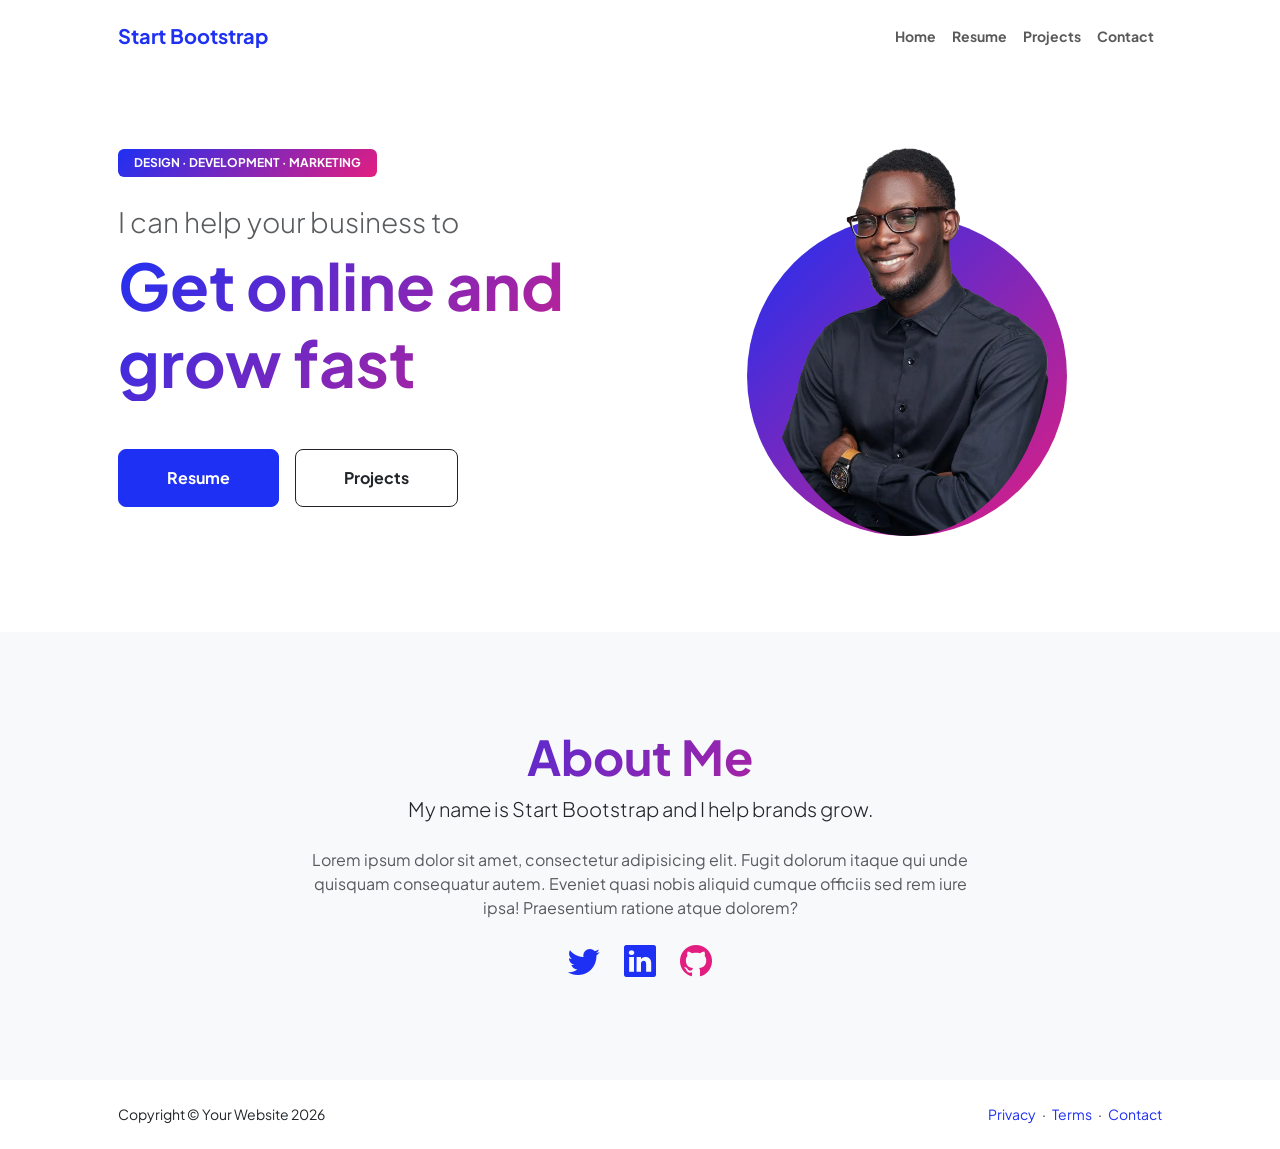
<file: index.html>
<!DOCTYPE html>
<html lang="en">
<head>
    <meta charset="UTF-8">
    <meta name="viewport" content="width=device-width, initial-scale=1.0">
    <title>Personal</title>
    <link rel="stylesheet" href="https://cdn.jsdelivr.net/npm/bootstrap@5.3.3/dist/css/bootstrap.min.css">
    <link rel="stylesheet" href="https://cdn.jsdelivr.net/npm/bootstrap-icons@1.11.3/font/bootstrap-icons.min.css">
    <link rel="stylesheet" href="https://fonts.googleapis.com/css2?family=Plus+Jakarta+Sans:wght@300;400;600;800&display=swap">
    <link rel="stylesheet" href="style.css">
</head>
<body>

    <nav class="navbar navbar-expand-lg bg-white py-3">
        <div class="container px-5">
            <a class="navbar-brand fw-bolder text-blue" href="index.html">Start Bootstrap</a>
            <button class="navbar-toggler" type="button" data-bs-toggle="collapse" data-bs-target="#menu">
                <span class="navbar-toggler-icon"></span>
            </button>
            <div class="collapse navbar-collapse" id="menu">
                <ul class="navbar-nav ms-auto small fw-bolder">
                    <li class="nav-item"><a class="nav-link" href="index.html">Home</a></li>
                    <li class="nav-item"><a class="nav-link" href="resume.html">Resume</a></li>
                    <li class="nav-item"><a class="nav-link" href="projects.html">Projects</a></li>
                    <li class="nav-item"><a class="nav-link" href="contact.html">Contact</a></li>
                </ul>
            </div>
        </div>
    </nav>

    <main>
        <section class="py-5">
            <div class="container px-5 pb-5">
                <div class="row align-items-center">
                    <div class="col-xl-6 text-center text-xl-start">
                        <span class="badge gradient-bg text-uppercase mb-4 px-3 py-2">Design &middot; Development &middot; Marketing</span>
                        <p class="fs-3 fw-light text-muted mb-1">I can help your business to</p>
                        <h1 class="display-3 fw-bolder mb-5 text-gradient">Get online and grow fast</h1>
                        <div class="d-grid gap-3 d-sm-flex justify-content-sm-center justify-content-xl-start">
                            <a class="btn btn-blue btn-lg px-5 py-3 fs-6 fw-bolder" href="resume.html">Resume</a>
                            <a class="btn btn-outline-dark btn-lg px-5 py-3 fs-6 fw-bolder" href="projects.html">Projects</a>
                        </div>
                    </div>
                    <div class="col-xl-6 d-flex justify-content-center mt-5 mt-xl-0">
                        <div class="profile gradient-bg">
                            <img src="images/profile.webp" alt="Profile">
                        </div>
                    </div>
                </div>
            </div>
        </section>

        <section class="bg-light py-5">
            <div class="container px-5">
                <div class="row justify-content-center">
                    <div class="col-xl-8 text-center my-5">
                        <h2 class="display-5 fw-bolder text-gradient">About Me</h2>
                        <p class="lead fw-light mb-4">My name is Start Bootstrap and I help brands grow.</p>
                        <p class="text-muted">Lorem ipsum dolor sit amet, consectetur adipisicing elit. Fugit dolorum itaque qui unde quisquam consequatur autem. Eveniet quasi nobis aliquid cumque officiis sed rem iure ipsa! Praesentium ratione atque dolorem?</p>
                        <div class="d-flex justify-content-center fs-2 gap-4">
                            <a class="text-blue" href="#"><i class="bi bi-twitter"></i></a>
                            <a class="text-blue" href="#"><i class="bi bi-linkedin"></i></a>
                            <a class="text-pink" href="#"><i class="bi bi-github"></i></a>
                        </div>
                    </div>
                </div>
            </div>
        </section>
    </main>

    <footer class="footer bg-white py-4">
        <div class="container px-5 d-flex flex-column flex-sm-row justify-content-between align-items-center small">
            <p class="m-0">Copyright &copy; Your Website 2026</p>
            <div>
                <a href="#">Privacy</a>
                <span class="mx-1">&middot;</span>
                <a href="#">Terms</a>
                <span class="mx-1">&middot;</span>
                <a href="contact.html">Contact</a>
            </div>
        </div>
    </footer>

    <script src="https://cdn.jsdelivr.net/npm/bootstrap@5.3.3/dist/js/bootstrap.bundle.min.js"></script>
</body>
</html>
</file>
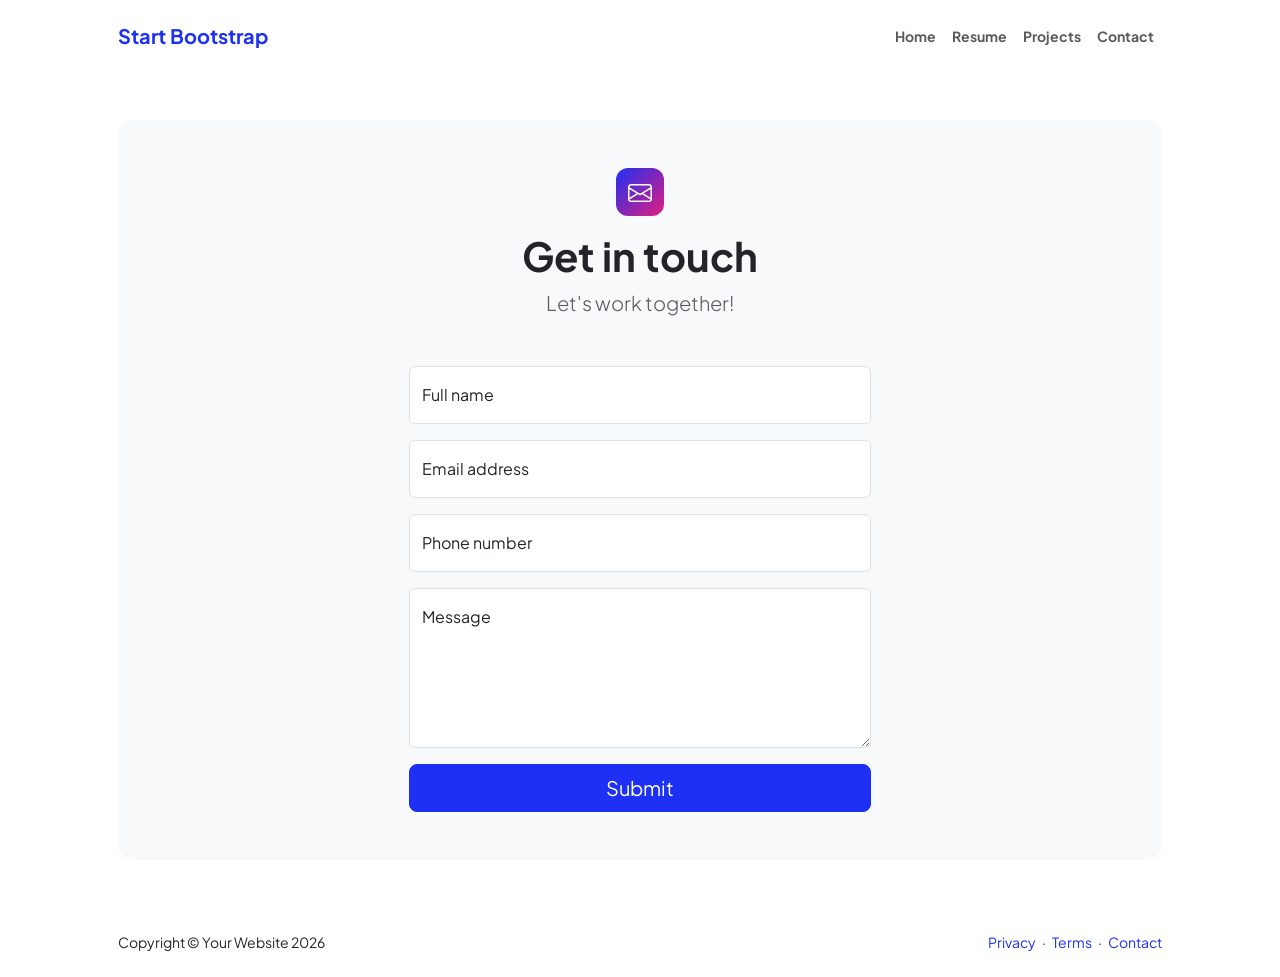
<file: contact.html>
<!DOCTYPE html>
<html lang="en">
<head>
    <meta charset="UTF-8">
    <meta name="viewport" content="width=device-width, initial-scale=1.0">
    <title>Contact</title>
    <link rel="stylesheet" href="https://cdn.jsdelivr.net/npm/bootstrap@5.3.3/dist/css/bootstrap.min.css">
    <link rel="stylesheet" href="https://cdn.jsdelivr.net/npm/bootstrap-icons@1.11.3/font/bootstrap-icons.min.css">
    <link rel="stylesheet" href="https://fonts.googleapis.com/css2?family=Plus+Jakarta+Sans:wght@300;400;600;800&display=swap">
    <link rel="stylesheet" href="style.css">
</head>
<body>

    <nav class="navbar navbar-expand-lg bg-white py-3">
        <div class="container px-5">
            <a class="navbar-brand fw-bolder text-blue" href="index.html">Start Bootstrap</a>
            <button class="navbar-toggler" type="button" data-bs-toggle="collapse" data-bs-target="#menu">
                <span class="navbar-toggler-icon"></span>
            </button>
            <div class="collapse navbar-collapse" id="menu">
                <ul class="navbar-nav ms-auto small fw-bolder">
                    <li class="nav-item"><a class="nav-link" href="index.html">Home</a></li>
                    <li class="nav-item"><a class="nav-link" href="resume.html">Resume</a></li>
                    <li class="nav-item"><a class="nav-link" href="projects.html">Projects</a></li>
                    <li class="nav-item"><a class="nav-link" href="contact.html">Contact</a></li>
                </ul>
            </div>
        </div>
    </nav>

    <main>
        <section class="py-5">
            <div class="container px-5">
                <div class="bg-light rounded-4 py-5 px-4 px-md-5">
                    <div class="text-center mb-5">
                        <div class="icon-box gradient-bg mb-3"><i class="bi bi-envelope"></i></div>
                        <h1 class="fw-bolder">Get in touch</h1>
                        <p class="lead text-muted mb-0">Let's work together!</p>
                    </div>
                    <div class="row justify-content-center">
                        <div class="col-lg-8 col-xl-6">
                            <form>
                                <div class="form-floating mb-3">
                                    <input class="form-control" id="name" type="text" placeholder="Full name" required>
                                    <label for="name">Full name</label>
                                </div>
                                <div class="form-floating mb-3">
                                    <input class="form-control" id="email" type="email" placeholder="Email address" required>
                                    <label for="email">Email address</label>
                                </div>
                                <div class="form-floating mb-3">
                                    <input class="form-control" id="phone" type="tel" placeholder="Phone number" required>
                                    <label for="phone">Phone number</label>
                                </div>
                                <div class="form-floating mb-3">
                                    <textarea class="form-control" id="message" placeholder="Message" style="height: 10rem" required></textarea>
                                    <label for="message">Message</label>
                                </div>
                                <div class="d-grid">
                                    <button class="btn btn-blue btn-lg" type="submit">Submit</button>
                                </div>
                            </form>
                        </div>
                    </div>
                </div>
            </div>
        </section>
    </main>

    <footer class="footer bg-white py-4">
        <div class="container px-5 d-flex flex-column flex-sm-row justify-content-between align-items-center small">
            <p class="m-0">Copyright &copy; Your Website 2026</p>
            <div>
                <a href="#">Privacy</a>
                <span class="mx-1">&middot;</span>
                <a href="#">Terms</a>
                <span class="mx-1">&middot;</span>
                <a href="contact.html">Contact</a>
            </div>
        </div>
    </footer>

    <script src="https://cdn.jsdelivr.net/npm/bootstrap@5.3.3/dist/js/bootstrap.bundle.min.js"></script>
</body>
</html>
</file>
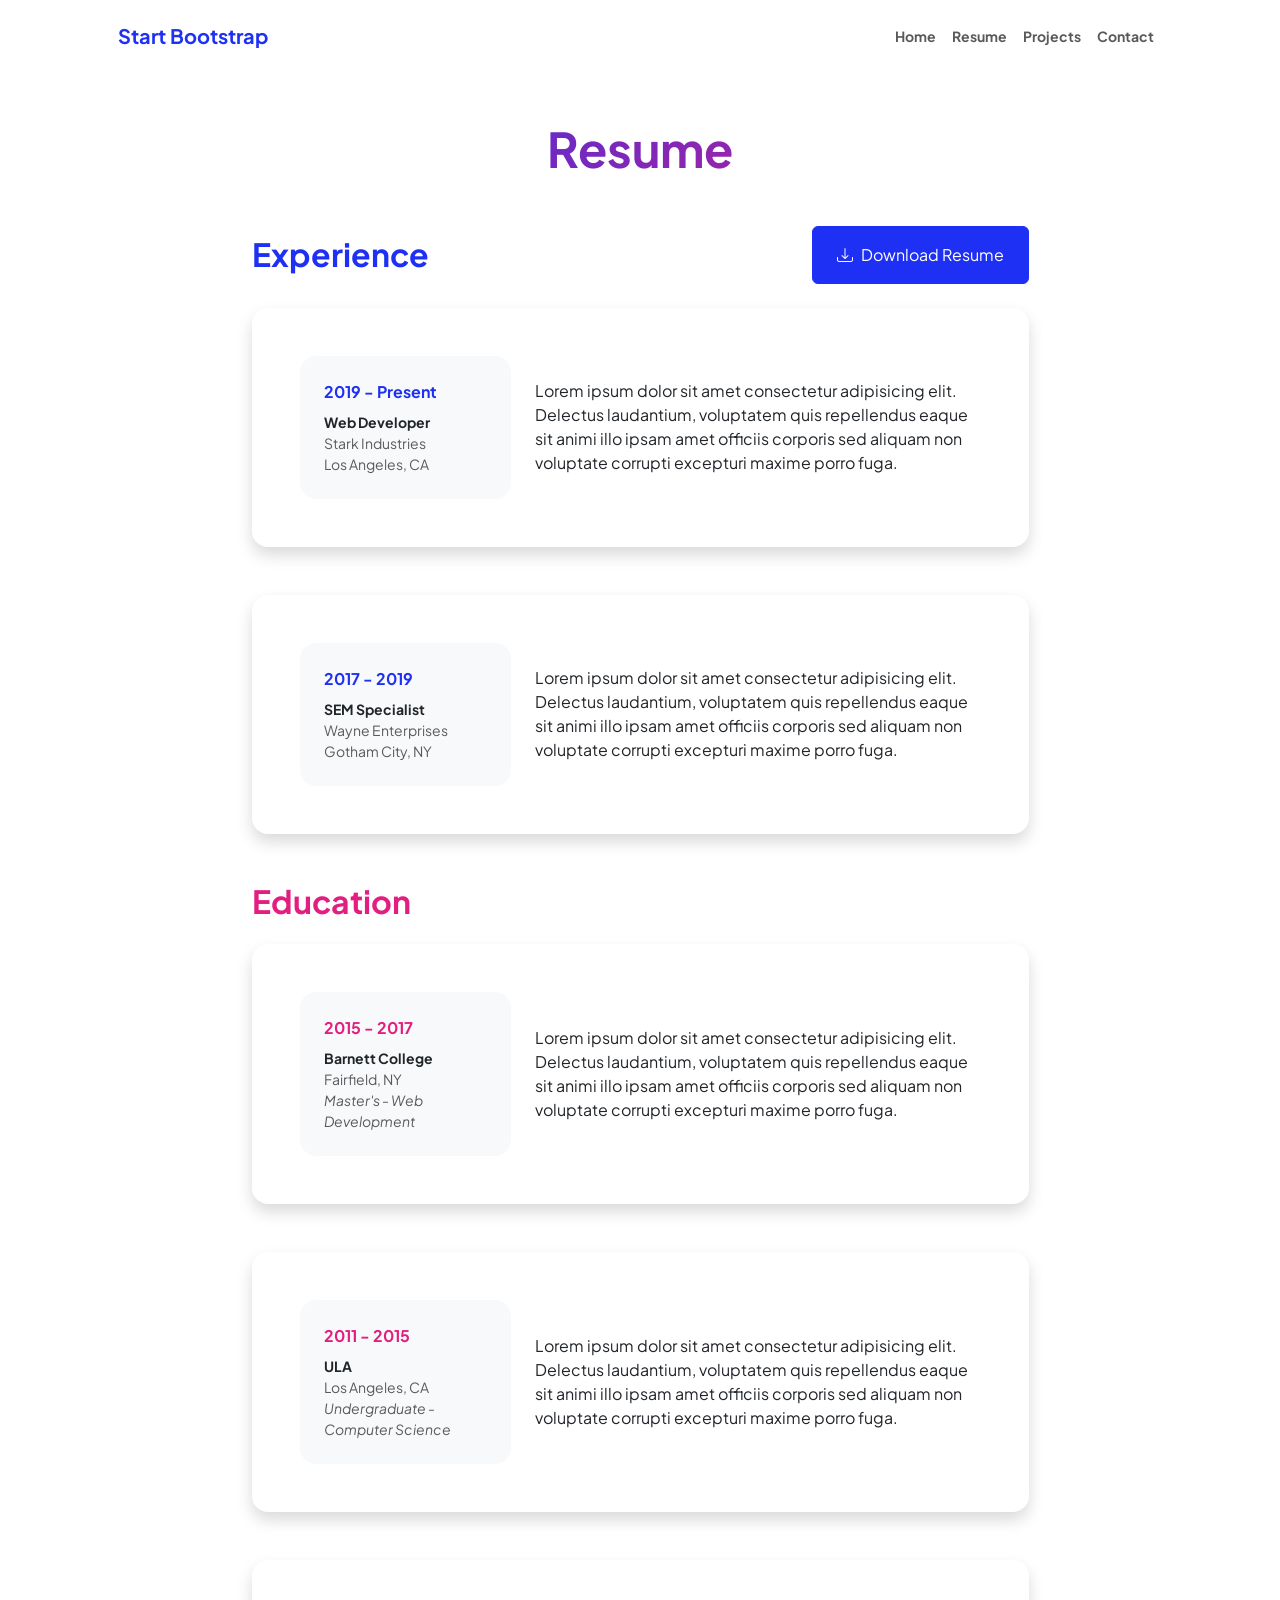
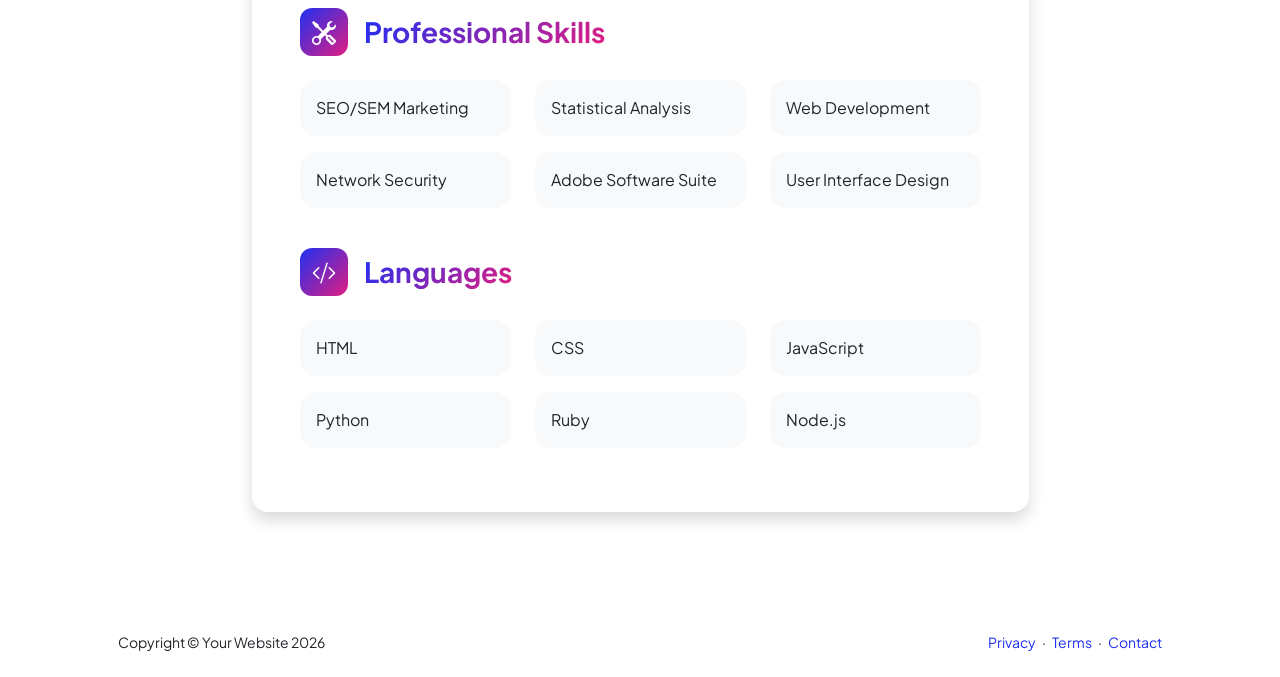
<file: resume.html>
<!DOCTYPE html>
<html lang="en">
<head>
    <meta charset="UTF-8">
    <meta name="viewport" content="width=device-width, initial-scale=1.0">
    <title>Resume</title>
    <link rel="stylesheet" href="https://cdn.jsdelivr.net/npm/bootstrap@5.3.3/dist/css/bootstrap.min.css">
    <link rel="stylesheet" href="https://cdn.jsdelivr.net/npm/bootstrap-icons@1.11.3/font/bootstrap-icons.min.css">
    <link rel="stylesheet" href="https://fonts.googleapis.com/css2?family=Plus+Jakarta+Sans:wght@300;400;600;800&display=swap">
    <link rel="stylesheet" href="style.css">
</head>
<body>

    <nav class="navbar navbar-expand-lg bg-white py-3">
        <div class="container px-5">
            <a class="navbar-brand fw-bolder text-blue" href="index.html">Start Bootstrap</a>
            <button class="navbar-toggler" type="button" data-bs-toggle="collapse" data-bs-target="#menu">
                <span class="navbar-toggler-icon"></span>
            </button>
            <div class="collapse navbar-collapse" id="menu">
                <ul class="navbar-nav ms-auto small fw-bolder">
                    <li class="nav-item"><a class="nav-link" href="index.html">Home</a></li>
                    <li class="nav-item"><a class="nav-link" href="resume.html">Resume</a></li>
                    <li class="nav-item"><a class="nav-link" href="projects.html">Projects</a></li>
                    <li class="nav-item"><a class="nav-link" href="contact.html">Contact</a></li>
                </ul>
            </div>
        </div>
    </nav>

    <main>
        <div class="container px-5 my-5">
            <h1 class="display-5 fw-bolder text-center mb-5 text-gradient">Resume</h1>
            <div class="row justify-content-center">
                <div class="col-lg-11 col-xl-9">
                    <div class="d-flex align-items-center justify-content-between mb-4">
                        <h2 class="text-blue fw-bolder mb-0">Experience</h2>
                        <a class="btn btn-blue px-4 py-3" href="#"><i class="bi bi-download me-2"></i>Download Resume</a>
                    </div>
                    <div class="card shadow border-0 rounded-4 mb-5">
                        <div class="card-body p-5">
                            <div class="row align-items-center">
                                <div class="col-lg-4 text-center text-lg-start mb-4 mb-lg-0">
                                    <div class="bg-light p-4 rounded-4">
                                        <div class="text-blue fw-bolder mb-2">2019 - Present</div>
                                        <div class="small fw-bolder">Web Developer</div>
                                        <div class="small text-muted">Stark Industries</div>
                                        <div class="small text-muted">Los Angeles, CA</div>
                                    </div>
                                </div>
                                <div class="col-lg-8">Lorem ipsum dolor sit amet consectetur adipisicing elit. Delectus laudantium, voluptatem quis repellendus eaque sit animi illo ipsam amet officiis corporis sed aliquam non voluptate corrupti excepturi maxime porro fuga.</div>
                            </div>
                        </div>
                    </div>
                    <div class="card shadow border-0 rounded-4 mb-5">
                        <div class="card-body p-5">
                            <div class="row align-items-center">
                                <div class="col-lg-4 text-center text-lg-start mb-4 mb-lg-0">
                                    <div class="bg-light p-4 rounded-4">
                                        <div class="text-blue fw-bolder mb-2">2017 - 2019</div>
                                        <div class="small fw-bolder">SEM Specialist</div>
                                        <div class="small text-muted">Wayne Enterprises</div>
                                        <div class="small text-muted">Gotham City, NY</div>
                                    </div>
                                </div>
                                <div class="col-lg-8">Lorem ipsum dolor sit amet consectetur adipisicing elit. Delectus laudantium, voluptatem quis repellendus eaque sit animi illo ipsam amet officiis corporis sed aliquam non voluptate corrupti excepturi maxime porro fuga.</div>
                            </div>
                        </div>
                    </div>

                    <h2 class="text-pink fw-bolder mb-4">Education</h2>
                    <div class="card shadow border-0 rounded-4 mb-5">
                        <div class="card-body p-5">
                            <div class="row align-items-center">
                                <div class="col-lg-4 text-center text-lg-start mb-4 mb-lg-0">
                                    <div class="bg-light p-4 rounded-4">
                                        <div class="text-pink fw-bolder mb-2">2015 - 2017</div>
                                        <div class="small fw-bolder">Barnett College</div>
                                        <div class="small text-muted">Fairfield, NY</div>
                                        <div class="small text-muted fst-italic">Master's - Web Development</div>
                                    </div>
                                </div>
                                <div class="col-lg-8">Lorem ipsum dolor sit amet consectetur adipisicing elit. Delectus laudantium, voluptatem quis repellendus eaque sit animi illo ipsam amet officiis corporis sed aliquam non voluptate corrupti excepturi maxime porro fuga.</div>
                            </div>
                        </div>
                    </div>
                    <div class="card shadow border-0 rounded-4 mb-5">
                        <div class="card-body p-5">
                            <div class="row align-items-center">
                                <div class="col-lg-4 text-center text-lg-start mb-4 mb-lg-0">
                                    <div class="bg-light p-4 rounded-4">
                                        <div class="text-pink fw-bolder mb-2">2011 - 2015</div>
                                        <div class="small fw-bolder">ULA</div>
                                        <div class="small text-muted">Los Angeles, CA</div>
                                        <div class="small text-muted fst-italic">Undergraduate - Computer Science</div>
                                    </div>
                                </div>
                                <div class="col-lg-8">Lorem ipsum dolor sit amet consectetur adipisicing elit. Delectus laudantium, voluptatem quis repellendus eaque sit animi illo ipsam amet officiis corporis sed aliquam non voluptate corrupti excepturi maxime porro fuga.</div>
                            </div>
                        </div>
                    </div>

                    <div class="card shadow border-0 rounded-4 mb-5">
                        <div class="card-body p-5">
                            <div class="d-flex align-items-center mb-4">
                                <div class="icon-box gradient-bg me-3"><i class="bi bi-tools"></i></div>
                                <h3 class="fw-bolder mb-0 text-gradient">Professional Skills</h3>
                            </div>
                            <div class="row mb-4">
                                <div class="col-md-4 mb-3"><div class="bg-light rounded-4 p-3 h-100">SEO/SEM Marketing</div></div>
                                <div class="col-md-4 mb-3"><div class="bg-light rounded-4 p-3 h-100">Statistical Analysis</div></div>
                                <div class="col-md-4 mb-3"><div class="bg-light rounded-4 p-3 h-100">Web Development</div></div>
                                <div class="col-md-4 mb-3"><div class="bg-light rounded-4 p-3 h-100">Network Security</div></div>
                                <div class="col-md-4 mb-3"><div class="bg-light rounded-4 p-3 h-100">Adobe Software Suite</div></div>
                                <div class="col-md-4 mb-3"><div class="bg-light rounded-4 p-3 h-100">User Interface Design</div></div>
                            </div>
                            <div class="d-flex align-items-center mb-4">
                                <div class="icon-box gradient-bg me-3"><i class="bi bi-code-slash"></i></div>
                                <h3 class="fw-bolder mb-0 text-gradient">Languages</h3>
                            </div>
                            <div class="row">
                                <div class="col-md-4 mb-3"><div class="bg-light rounded-4 p-3 h-100">HTML</div></div>
                                <div class="col-md-4 mb-3"><div class="bg-light rounded-4 p-3 h-100">CSS</div></div>
                                <div class="col-md-4 mb-3"><div class="bg-light rounded-4 p-3 h-100">JavaScript</div></div>
                                <div class="col-md-4 mb-3"><div class="bg-light rounded-4 p-3 h-100">Python</div></div>
                                <div class="col-md-4 mb-3"><div class="bg-light rounded-4 p-3 h-100">Ruby</div></div>
                                <div class="col-md-4 mb-3"><div class="bg-light rounded-4 p-3 h-100">Node.js</div></div>
                            </div>
                        </div>
                    </div>
                </div>
            </div>
        </div>
    </main>

    <footer class="footer bg-white py-4">
        <div class="container px-5 d-flex flex-column flex-sm-row justify-content-between align-items-center small">
            <p class="m-0">Copyright &copy; Your Website 2026</p>
            <div>
                <a href="#">Privacy</a>
                <span class="mx-1">&middot;</span>
                <a href="#">Terms</a>
                <span class="mx-1">&middot;</span>
                <a href="contact.html">Contact</a>
            </div>
        </div>
    </footer>

    <script src="https://cdn.jsdelivr.net/npm/bootstrap@5.3.3/dist/js/bootstrap.bundle.min.js"></script>
</body>
</html>
</file>
<file: style.css>
body {
    font-family: "Plus Jakarta Sans", sans-serif;
    min-height: 100vh;
    display: flex;
    flex-direction: column;
}

main {
    flex: 1;
}

.text-blue {
    color: #1e30f3;
}

.text-pink {
    color: #e21e80;
}

.text-gradient {
    background: linear-gradient(135deg, #1e30f3, #e21e80);
    -webkit-background-clip: text;
    background-clip: text;
    color: transparent;
}

.gradient-bg {
    background: linear-gradient(135deg, #1e30f3, #e21e80);
}

.btn-blue {
    background-color: #1e30f3;
    border-color: #1e30f3;
    color: white;
}

.btn-blue:hover {
    background-color: #1424c4;
    border-color: #1424c4;
    color: white;
}

.nav-link:hover {
    color: #1e30f3;
}

.profile {
    width: 20rem;
    height: 20rem;
    border-radius: 50%;
    position: relative;
    margin-top: 6rem;
}

.profile img {
    width: 18rem;
    position: absolute;
    bottom: 0;
    left: 1rem;
    border-radius: 0 0 50% 50%;
}

.icon-box {
    width: 3rem;
    height: 3rem;
    border-radius: 0.75rem;
    color: white;
    font-size: 1.5rem;
    display: inline-flex;
    align-items: center;
    justify-content: center;
}

.footer a {
    color: #1e30f3;
    text-decoration: none;
}

@media (max-width: 576px) {
    .profile {
        width: 16rem;
        height: 16rem;
    }

    .profile img {
        width: 14.5rem;
        left: 0.75rem;
    }
}
</file>
